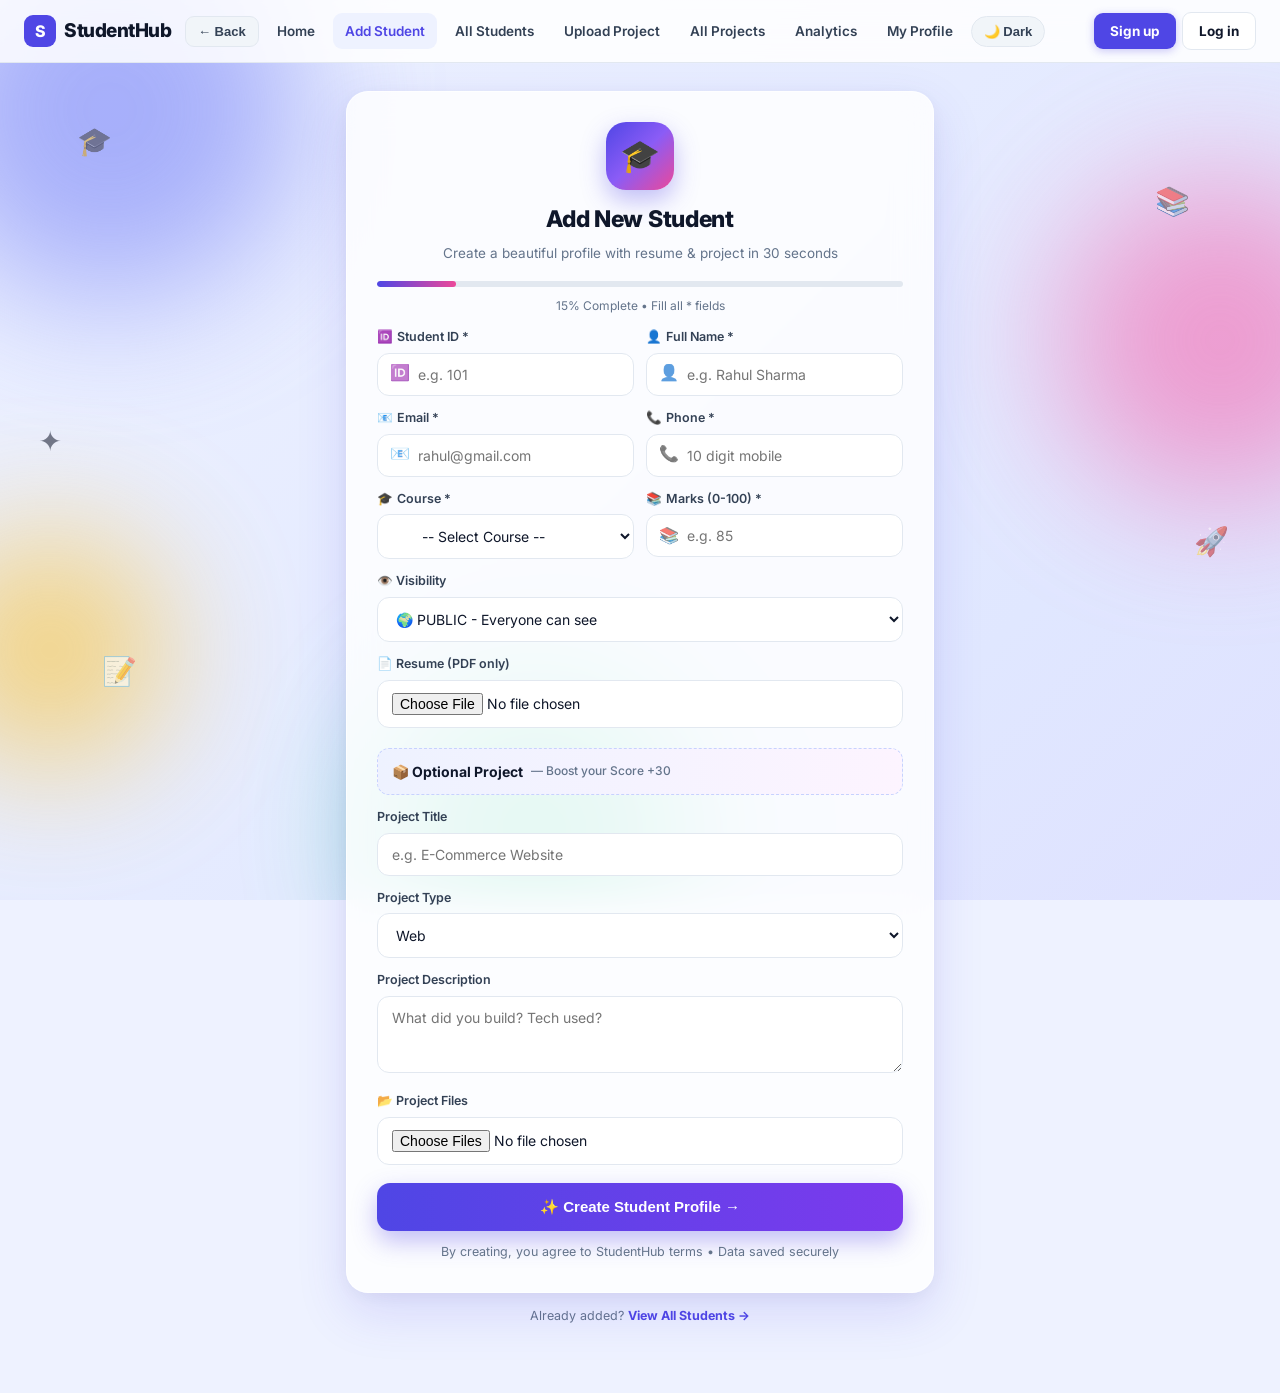
<file: add-student.html>
<!DOCTYPE html><html><head><meta charset="UTF-8"><meta name="viewport" content="width=device-width,initial-scale=1"><title>Add Student - StudentHub</title><link rel="stylesheet" href="style.css">
<style>
/* ===== ANIMATED BACKGROUND - NO MORE WHITE BORING ===== */
body{background:#eef2ff !important;overflow-x:hidden;position:relative}
.bg-anim{position:fixed;inset:0;z-index:-1;overflow:hidden;background:linear-gradient(135deg,#eef2ff 0%,#e0e7ff 25%,#ddd6fe 50%,#fce7f3 75%,#dbeafe 100%);background-size:300% 300%;animation:gradMove 12s ease infinite}
@keyframes gradMove{0%{background-position:0% 50%}50%{background-position:100% 50%}100%{background-position:0% 50%}}
.blob{position:absolute;border-radius:50%;filter:blur(70px);opacity:.65;animation:float 8s ease-in-out infinite}
.blob1{width:380px;height:380px;background:#818cf8;top:-80px;left:-80px;animation-delay:0s}
.blob2{width:320px;height:320px;background:#f472b6;top:20%;right:-100px;animation-delay:2s}
.blob3{width:300px;height:300px;background:#34d399;bottom:-80px;left:30%;animation-delay:4s}
.blob4{width:220px;height:220px;background:#fbbf24;top:60%;left:-60px;animation-delay:1s}
@keyframes float{0%,100%{transform:translateY(0) scale(1)}50%{transform:translateY(-30px) scale(1.08)}}
.float-icon{position:absolute;font-size:28px;opacity:.55;animation:floatY 5s ease-in-out infinite;z-index:0}
@keyframes floatY{0%,100%{transform:translateY(0) rotate(0deg)}50%{transform:translateY(-18px) rotate(8deg)}}

/* ===== GLASS CARD ===== */
.form-wrap{max-width:620px;margin:28px auto;padding:0 16px;position:relative;z-index:2}
.glass-card{background:rgba(255,255,255,.82);backdrop-filter:blur(18px);-webkit-backdrop-filter:blur(18px);border:1px solid rgba(255,255,255,.7);border-radius:22px;padding:30px;box-shadow:0 20px 50px rgba(79,70,229,.15),0 4px 20px rgba(0,0,0,.05);animation:slideUp .6s ease}
@keyframes slideUp{from{opacity:0;transform:translateY(25px)}to{opacity:1;transform:translateY(0)}}
.hero-mini{text-align:center;margin-bottom:8px}
.hero-mini .avatar-big{width:68px;height:68px;background:linear-gradient(135deg,#4f46e5,#8b5cf6,#ec4899);color:white;border-radius:20px;display:flex;align-items:center;justify-content:center;font-size:32px;margin:0 auto 12px;box-shadow:0 10px 25px rgba(79,70,229,.35);animation:bounce 3s ease-in-out infinite}
@keyframes bounce{0%,100%{transform:translateY(0)}50%{transform:translateY(-6px)}}
.hero-mini h2{font-size:23px;margin:0}
.hero-mini p{color:#64748b;font-size:13.5px;margin:6px 0 0}
.steps{display:flex;gap:6px;margin:18px 0 8px}
.step{flex:1;height:6px;background:#e2e8f0;border-radius:10px;overflow:hidden}
.step span{display:block;height:100%;background:linear-gradient(90deg,#4f46e5,#ec4899);border-radius:10px;transition:.4s}
.field-row{display:grid;grid-template-columns:1fr 1fr;gap:12px}
@media(max-width:560px){.field-row{grid-template-columns:1fr}}
.field{position:relative}
.field label{display:block;font-weight:600;font-size:12.5px;margin:13px 0 6px;color:#334155}
.field label i{font-style:normal;margin-right:4px}
.field input,.field select,.field textarea{width:100%;padding:12px 14px 12px 40px;border:1.5px solid #e2e8f0;border-radius:12px;font-size:14px;outline:none;background:white;color:#0f172a;transition:.2s;font-family:inherit}
.field textarea{padding-left:14px}
.field input:focus,.field select:focus,.field textarea:focus{border-color:#4f46e5;box-shadow:0 0 0 4px rgba(79,70,229,.12);transform:translateY(-1px)}
.field .ficon{position:absolute;left:13px;bottom:12px;font-size:16px;opacity:.7}
.field.full input,.field.full select{padding-left:14px}
.section-title{margin:20px 0 4px;padding:12px 14px;background:linear-gradient(90deg,#eef2ff,#fdf4ff);border-radius:12px;font-weight:700;font-size:14px;display:flex;gap:8px;align-items:center;border:1px dashed #c7d2fe}
.btn-submit{width:100%;padding:15px;border:none;border-radius:13px;font-weight:800;font-size:15px;margin-top:18px;cursor:pointer;background:linear-gradient(90deg,#4f46e5,#7c3aed,#ec4899);background-size:200% 100%;color:white;box-shadow:0 10px 25px rgba(79,70,229,.35);transition:.3s;animation:gradMove 4s ease infinite}
.btn-submit:hover{transform:translateY(-2px) scale(1.01);box-shadow:0 14px 30px rgba(79,70,229,.4)}
.progress-text{text-align:center;font-size:12px;color:#64748b;margin-top:10px}
body.dark{background:#0b1120 !important}
body.dark .bg-anim{background:linear-gradient(135deg,#0f172a,#312e81,#4c1d95,#831843) !important}
body.dark .glass-card{background:rgba(17,28,50,.85) !important;border-color:#1e293b !important}
body.dark .field input,body.dark .field select,body.dark .field textarea{background:#0b1120 !important;color:white !important;border-color:#334155 !important}
body.dark .section-title{background:#1e293b !important;border-color:#334155 !important}
</style>
</head><body>
<div class="bg-anim"><div class="blob blob1"></div><div class="blob blob2"></div><div class="blob blob3"></div><div class="blob blob4"></div></div>
<div class="float-icon" style="top:120px;left:6%">🎓</div><div class="float-icon" style="top:180px;right:7%;animation-delay:1s">📚</div><div class="float-icon" style="top:420px;left:3%;animation-delay:2s">✦</div><div class="float-icon" style="top:520px;right:4%;animation-delay:.5s">🚀</div><div class="float-icon" style="top:650px;left:8%;animation-delay:1.5s">📝</div>

<div class="nav"><div class="logo"><span>S</span> StudentHub</div><button class="back-btn" onclick="history.back()">← Back</button><a href="/">Home</a><a class="active" href="/add-student">Add Student</a><a href="/students-page">All Students</a><a href="/add-project">Upload Project</a><a href="/projects-page">All Projects</a><a href="/analytics">Analytics</a><a href="/profile">My Profile</a><button class="dark-btn" onclick="toggleDark()" id="darkBtn">🌙 Dark</button><span id="userInfo" style="margin-left:auto"></span><a href="/signup" id="signupBtn">Sign up</a><a href="/login" id="loginBtn">Log in</a><button id="logoutBtn" onclick="logout()" style="display:none">Log out</button></div>

<div class="form-wrap"><div class="glass-card">
<div class="hero-mini"><div class="avatar-big">🎓</div><h2>Add New Student</h2><p>Create a beautiful profile with resume & project in 30 seconds</p></div>
<div class="steps"><div class="step"><span id="bar" style="width:15%"></span></div></div><p class="progress-text"><span id="pct">15%</span> Complete • Fill all * fields</p>

<form id="studentForm" action="/upload-student" method="post" enctype="multipart/form-data" onsubmit="return validateForm()">
<div class="field-row">
<div class="field"><label><i>🆔</i>Student ID *</label><input name="id" id="f-id" placeholder="e.g. 101" oninput="updateBar()"><span class="ficon">🆔</span><p class="error-text" id="e-id">⚠️ ID is required (Numbers only)</p></div>
<div class="field"><label><i>👤</i>Full Name *</label><input name="name" id="f-name" placeholder="e.g. Rahul Sharma" oninput="updateBar()"><span class="ficon">👤</span><p class="error-text" id="e-name">⚠️ Name required (Min 3 letters)</p></div>
</div>
<div class="field-row">
<div class="field"><label><i>📧</i>Email *</label><input name="email" id="f-email" placeholder="rahul@gmail.com" oninput="updateBar()"><span class="ficon">📧</span><p class="error-text" id="e-email">⚠️ Enter valid Email</p></div>
<div class="field"><label><i>📞</i>Phone *</label><input name="phone" id="f-phone" placeholder="10 digit mobile" oninput="updateBar()"><span class="ficon">📞</span><p class="error-text" id="e-phone">⚠️ Phone must be 10 digits</p></div>
</div>
<div class="field-row">
<div class="field"><label><i>🎓</i>Course *</label><select name="course" id="f-course" onchange="updateBar()"><option value="">-- Select Course --</option><option>B.Tech</option><option>MBA</option><option>BCA</option><option>MCA</option><option>B.Sc</option><option>M.Sc</option></select><p class="error-text" id="e-course">⚠️ Please select Course</p></div>
<div class="field"><label><i>📚</i>Marks (0-100) *</label><input name="marks" id="f-marks" placeholder="e.g. 85" oninput="updateBar()"><span class="ficon">📚</span><p class="error-text" id="e-marks">⚠️ Marks must be 0 to 100</p></div>
</div>
<div class="field full"><label>👁️ Visibility</label><select name="visibility"><option value="public">🌍 PUBLIC - Everyone can see</option><option value="private">🔒 PRIVATE - Only Admin</option></select></div>
<div class="field full"><label>📄 Resume (PDF only)</label><input type="file" name="resume" id="f-resume" accept=".pdf,.doc,.docx"><p class="error-text" id="e-resume">⚠️ Only PDF / DOC / DOCX, Max 5MB</p></div>

<div class="section-title">📦 Optional Project <span style="font-weight:500;color:#64748b;font-size:12px">— Boost your Score +30</span></div>
<div class="field full"><label>Project Title</label><input name="projectTitle" placeholder="e.g. E-Commerce Website" oninput="updateBar()"></div>
<div class="field full"><label>Project Type</label><select name="projectType"><option>Web</option><option>Mobile</option><option>AI / ML</option><option>Java</option><option>Other</option></select></div>
<div class="field full"><label>Project Description</label><textarea name="projectDesc" rows="3" placeholder="What did you build? Tech used?"></textarea></div>
<div class="field full"><label>📂 Project Files</label><input type="file" name="files" multiple></div>

<button class="btn-submit" type="submit">✨ Create Student Profile →</button>
<p style="text-align:center;font-size:12.5px;color:#64748b;margin-top:12px">By creating, you agree to StudentHub terms • Data saved securely</p>
</form></div>
<p style="text-align:center;color:#64748b;font-size:12.5px;margin:14px 0">Already added? <a href="/students-page" style="color:#4f46e5;font-weight:700">View All Students →</a></p>
</div>
<script>
if(localStorage.getItem('dark')==='1') document.body.classList.add('dark');
function toggleDark(){ document.body.classList.toggle('dark'); let isDark=document.body.classList.contains('dark'); localStorage.setItem('dark', isDark?'1':'0'); document.getElementById('darkBtn').innerText=isDark?'☀️ Light':'🌙 Dark'; }
setTimeout(()=>{ let b=document.getElementById('darkBtn'); if(b) b.innerText=document.body.classList.contains('dark')?'☀️ Light':'🌙 Dark'; },100);
let role=localStorage.getItem('role'); let uname=localStorage.getItem('username');
if(role){ document.getElementById('userInfo').innerText='👤 '+role+' • '+uname; document.getElementById('loginBtn').style.display='none'; document.getElementById('signupBtn').style.display='none'; document.getElementById('logoutBtn').style.display='inline-block'; }
function logout(){ localStorage.clear(); location.reload(); }
function showToast(msg, type){ let old=document.querySelector('.toast'); if(old) old.remove(); let t=document.createElement('div'); t.className='toast '+type; t.innerText=msg; document.body.appendChild(t); setTimeout(()=>{ t.classList.add('hide'); setTimeout(()=>t.remove(), 300); }, 3000); }
function updateBar(){ let fields=['f-id','f-name','f-email','f-phone','f-course','f-marks']; let filled=fields.filter(id=>document.getElementById(id).value.trim()!=='').length; let pct=Math.round((filled/fields.length)*100); document.getElementById('bar').style.width=Math.max(pct,15)+'%'; document.getElementById('pct').innerText=Math.max(pct,15)+'%'; }
function showError(id, show){ document.getElementById('e-'+id).classList.toggle('show', show); document.getElementById('f-'+id).classList.toggle('input-error', show); return !show; }
function validateForm(){ let ok=true; let id=document.getElementById('f-id').value.trim(); if(!id || !/^[0-9]+$/.test(id)){ ok=showError('id', true); } else showError('id', false); let name=document.getElementById('f-name').value.trim(); if(name.length<3 || !/^[a-zA-Z ]+$/.test(name)){ ok=showError('name', true); } else showError('name', false); let email=document.getElementById('f-email').value.trim(); if(!/^[^\s@]+@[^\s@]+\.[^\s@]+$/.test(email)){ ok=showError('email', true); } else showError('email', false); let phone=document.getElementById('f-phone').value.trim(); if(!/^[0-9]{10}$/.test(phone)){ ok=showError('phone', true); } else showError('phone', false); let course=document.getElementById('f-course').value; if(!course){ ok=showError('course', true); } else showError('course', false); let marks=document.getElementById('f-marks').value.trim(); let m=parseInt(marks); if(isNaN(m) || m<0 || m>100){ ok=showError('marks', true); } else showError('marks', false); let resume=document.getElementById('f-resume').files[0]; if(resume){ let ext=resume.name.split('.').pop().toLowerCase(); if(!['pdf','doc','docx'].includes(ext) || resume.size > 5*1024*1024){ ok=showError('resume', true); } else showError('resume', false); } if(!ok){ showToast('❌ Please fix errors in red fields', 'error'); return false; } showToast('✅ Student Added Successfully!', 'success'); return true; }
['f-id','f-name','f-email','f-phone','f-marks'].forEach(id=>{ document.getElementById(id).addEventListener('input', e=>{ e.target.classList.remove('input-error'); }); });
</script></body></html>
</file>
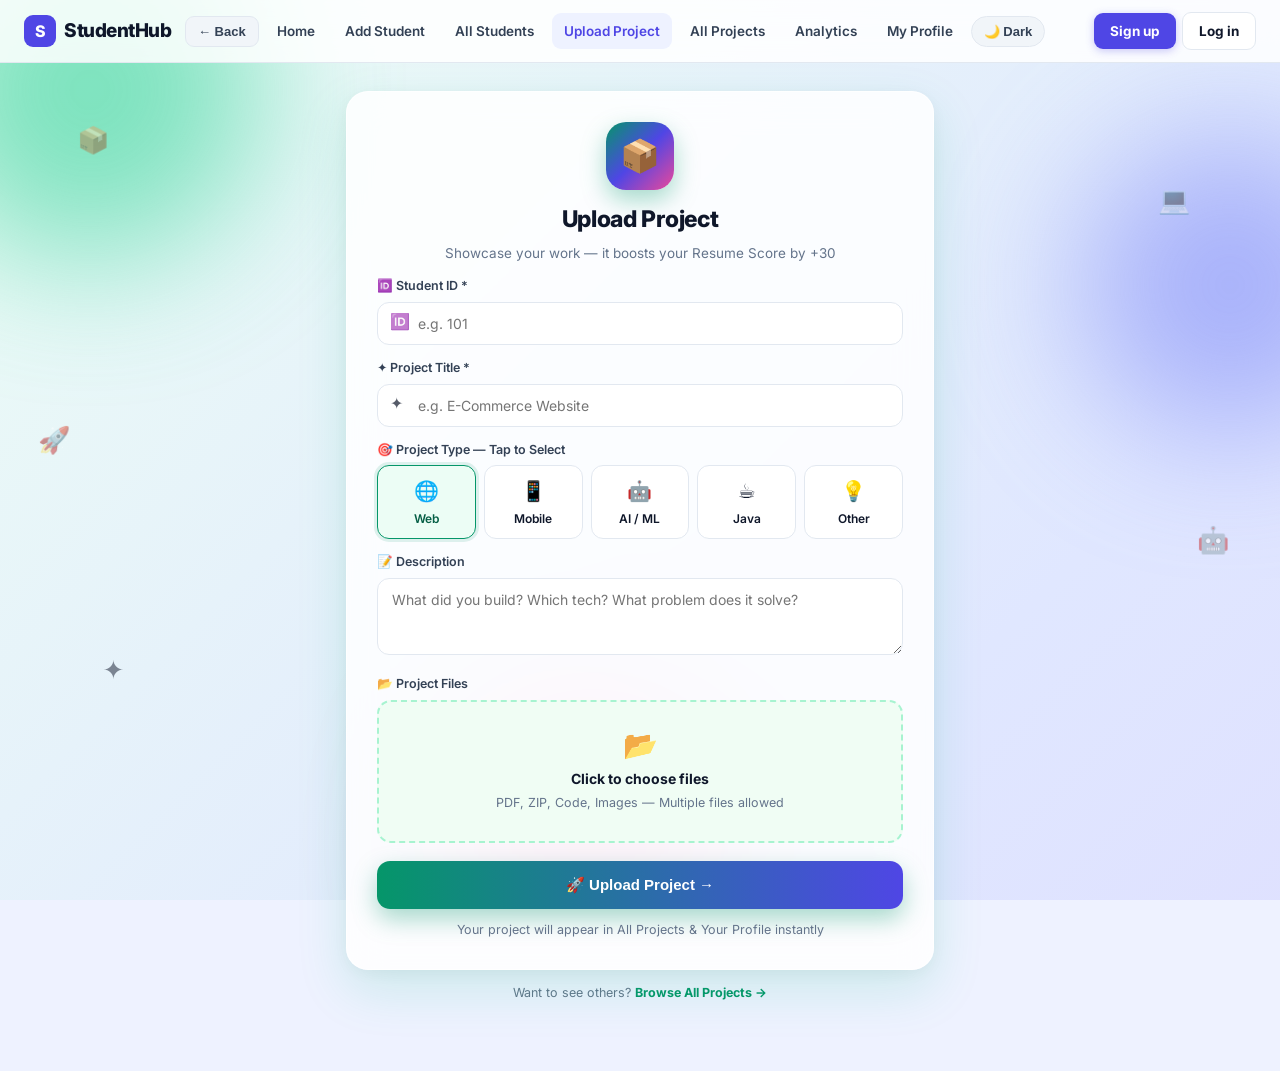
<file: addproject.html>
<!DOCTYPE html><html><head><meta charset="UTF-8"><meta name="viewport" content="width=device-width,initial-scale=1"><title>Upload Project - StudentHub</title><link rel="stylesheet" href="style.css">
<style>
body{background:#eef2ff !important;position:relative;overflow-x:hidden}
.bg-anim{position:fixed;inset:0;z-index:-1;overflow:hidden;background:linear-gradient(135deg,#ecfdf5 0%,#e0e7ff 25%,#ddd6fe 50%,#fce7f3 75%,#dbeafe 100%);background-size:300% 300%;animation:gradMove 12s ease infinite}
@keyframes gradMove{0%{background-position:0% 50%}50%{background-position:100% 50%}100%{background-position:0% 50%}}
.blob{position:absolute;border-radius:50%;filter:blur(70px);opacity:.6;animation:float 8s ease-in-out infinite}
.blob1{width:340px;height:340px;background:#34d399;top:-80px;left:-80px}
.blob2{width:300px;height:300px;background:#818cf8;top:15%;right:-100px;animation-delay:2s}
.blob3{width:280px;height:280px;background:#f472b6;bottom:-80px;left:35%;animation-delay:4s}
@keyframes float{0%,100%{transform:translateY(0) scale(1)}50%{transform:translateY(-28px) scale(1.07)}}
.float-icon{position:absolute;font-size:26px;opacity:.5;animation:floatY 5s ease-in-out infinite;z-index:0}
@keyframes floatY{0%,100%{transform:translateY(0) rotate(0)}50%{transform:translateY(-16px) rotate(8deg)}}
.form-wrap{max-width:620px;margin:28px auto;padding:0 16px;position:relative;z-index:2}
.glass-card{background:rgba(255,255,255,.85);backdrop-filter:blur(18px);-webkit-backdrop-filter:blur(18px);border:1px solid rgba(255,255,255,.7);border-radius:22px;padding:30px;box-shadow:0 20px 50px rgba(16,185,129,.15),0 4px 20px rgba(0,0,0,.05);animation:slideUp .6s ease}
@keyframes slideUp{from{opacity:0;transform:translateY(25px)}to{opacity:1;transform:translateY(0)}}
.hero-mini{text-align:center}
.hero-mini .avatar-big{width:68px;height:68px;background:linear-gradient(135deg,#059669,#4f46e5,#ec4899);color:white;border-radius:20px;display:flex;align-items:center;justify-content:center;font-size:32px;margin:0 auto 12px;box-shadow:0 10px 25px rgba(5,150,105,.35);animation:bounce 3s ease-in-out infinite}
@keyframes bounce{0%,100%{transform:translateY(0)}50%{transform:translateY(-6px)}}
.hero-mini h2{font-size:23px;margin:0}
.hero-mini p{color:#64748b;font-size:13.5px;margin:6px 0 0}
.field label{display:block;font-weight:600;font-size:12.5px;margin:14px 0 6px;color:#334155}
.field input,.field select,.field textarea{width:100%;padding:12px 14px 12px 40px;border:1.5px solid #e2e8f0;border-radius:12px;font-size:14px;outline:none;background:white;color:#0f172a;transition:.2s;font-family:inherit}
.field textarea{padding-left:14px;resize:vertical}
.field input:focus,.field select:focus,.field textarea:focus{border-color:#059669;box-shadow:0 0 0 4px rgba(5,150,105,.12);transform:translateY(-1px)}
.field{position:relative}
.field .ficon{position:absolute;left:13px;bottom:12px;font-size:16px;opacity:.7}
.field.full input,.field.full select{padding-left:14px}
.type-grid{display:grid;grid-template-columns:repeat(5,1fr);gap:8px;margin-top:6px}
@media(max-width:560px){.type-grid{grid-template-columns:repeat(3,1fr)}}
.type-opt{border:1.5px solid #e2e8f0;border-radius:12px;padding:10px 4px;text-align:center;cursor:pointer;font-size:12px;font-weight:600;background:white;transition:.15s}
.type-opt span{display:block;font-size:20px;margin-bottom:4px}
.type-opt.active{border-color:#059669;background:#ecfdf5;color:#065f46;box-shadow:0 0 0 3px rgba(5,150,105,.12)}
.drop-zone{border:2px dashed #a7f3d0;background:#f0fdf4;border-radius:14px;padding:22px;text-align:center;margin-top:6px;transition:.2s;cursor:pointer}
.drop-zone:hover{border-color:#059669;background:#ecfdf5}
.drop-zone .big{font-size:28px}
.btn-submit{width:100%;padding:15px;border:none;border-radius:13px;font-weight:800;font-size:15px;margin-top:18px;cursor:pointer;background:linear-gradient(90deg,#059669,#4f46e5,#ec4899);background-size:200% 100%;color:white;box-shadow:0 10px 25px rgba(5,150,105,.35);transition:.3s;animation:gradMove 4s ease infinite}
.btn-submit:hover{transform:translateY(-2px) scale(1.01)}
body.dark{background:#0b1120 !important}
body.dark .bg-anim{background:linear-gradient(135deg,#0f172a,#064e3b,#312e81,#831843) !important}
body.dark .glass-card{background:rgba(17,28,50,.85) !important;border-color:#1e293b !important}
body.dark .field input,body.dark .field select,body.dark .field textarea,body.dark .type-opt{background:#0b1120 !important;color:white !important;border-color:#334155 !important}
body.dark .drop-zone{background:#0f172a !important;border-color:#334155 !important}
</style>
</head><body>
<div class="bg-anim"><div class="blob blob1"></div><div class="blob blob2"></div><div class="blob blob3"></div></div>
<div class="float-icon" style="top:120px;left:6%">📦</div><div class="float-icon" style="top:180px;right:7%;animation-delay:1s">💻</div><div class="float-icon" style="top:420px;left:3%;animation-delay:2s">🚀</div><div class="float-icon" style="top:520px;right:4%;animation-delay:.5s">🤖</div><div class="float-icon" style="top:650px;left:8%;animation-delay:1.5s">✦</div>

<div class="nav"><div class="logo"><span>S</span> StudentHub</div><button class="back-btn" onclick="history.back()">← Back</button><a href="/">Home</a><a href="/add-student">Add Student</a><a href="/students-page">All Students</a><a class="active" href="/add-project">Upload Project</a><a href="/projects-page">All Projects</a><a href="/analytics">Analytics</a><a href="/profile">My Profile</a><button class="dark-btn" onclick="toggleDark()" id="darkBtn">🌙 Dark</button><span id="userInfo" style="margin-left:auto"></span><a href="/signup" id="signupBtn">Sign up</a><a href="/login" id="loginBtn">Log in</a><button id="logoutBtn" onclick="logout()" style="display:none">Log out</button></div>

<div class="form-wrap"><div class="glass-card">
<div class="hero-mini"><div class="avatar-big">📦</div><h2>Upload Project</h2><p>Showcase your work — it boosts your Resume Score by +30</p></div>

<form action="/upload-project" method="post" enctype="multipart/form-data" onsubmit="return validateProject()">
<div class="field"><label>🆔 Student ID *</label><input name="studentId" id="p-id" placeholder="e.g. 101"><span class="ficon">🆔</span><p class="error-text" id="e-pid">⚠️ Enter Student ID</p></div>
<div class="field"><label>✦ Project Title *</label><input name="title" id="p-title" placeholder="e.g. E-Commerce Website"><span class="ficon">✦</span><p class="error-text" id="e-ptitle">⚠️ Title required (Min 3 chars)</p></div>
<div class="field"><label>🎯 Project Type — Tap to Select</label>
<div class="type-grid" id="typeGrid">
<div class="type-opt active" onclick="selectType(this,'Web')"><span>🌐</span>Web</div>
<div class="type-opt" onclick="selectType(this,'Mobile')"><span>📱</span>Mobile</div>
<div class="type-opt" onclick="selectType(this,'AI / ML')"><span>🤖</span>AI / ML</div>
<div class="type-opt" onclick="selectType(this,'Java')"><span>☕</span>Java</div>
<div class="type-opt" onclick="selectType(this,'Other')"><span>💡</span>Other</div>
</div>
<input type="hidden" name="type" id="p-type" value="Web">
</div>
<div class="field"><label>📝 Description</label><textarea name="description" rows="3" placeholder="What did you build? Which tech? What problem does it solve?"></textarea></div>
<div class="field"><label>📂 Project Files</label>
<div class="drop-zone" onclick="document.getElementById('p-files').click()"><div class="big">📂</div><b style="font-size:14px">Click to choose files</b><p style="font-size:12.5px;color:#64748b;margin:4px 0 0">PDF, ZIP, Code, Images — Multiple files allowed</p><p id="fileName" style="font-size:12.5px;color:#059669;font-weight:700;margin:6px 0 0"></p></div>
<input type="file" name="files" id="p-files" multiple style="display:none" onchange="showFiles(this)">
</div>
<button class="btn-submit" type="submit">🚀 Upload Project →</button>
<p style="text-align:center;font-size:12.5px;color:#64748b;margin-top:12px">Your project will appear in All Projects & Your Profile instantly</p>
</form></div>
<p style="text-align:center;color:#64748b;font-size:12.5px;margin:14px 0">Want to see others? <a href="/projects-page" style="color:#059669;font-weight:700">Browse All Projects →</a></p>
</div>
<script>
if(localStorage.getItem('dark')==='1') document.body.classList.add('dark');
function toggleDark(){ document.body.classList.toggle('dark'); let isDark=document.body.classList.contains('dark'); localStorage.setItem('dark', isDark?'1':'0'); document.getElementById('darkBtn').innerText=isDark?'☀️ Light':'🌙 Dark'; }
setTimeout(()=>{ let b=document.getElementById('darkBtn'); if(b) b.innerText=document.body.classList.contains('dark')?'☀️ Light':'🌙 Dark'; },100);
let role=localStorage.getItem('role'); let uname=localStorage.getItem('username'); let sid=localStorage.getItem('studentId');
if(role){ document.getElementById('userInfo').innerText='👤 '+role+' • '+uname; document.getElementById('loginBtn').style.display='none'; document.getElementById('signupBtn').style.display='none'; document.getElementById('logoutBtn').style.display='inline-block'; }
if(sid && role==='STUDENT'){ document.getElementById('p-id').value=sid; document.getElementById('p-id').readOnly=true; document.getElementById('p-id').style.background='#f0fdf4'; }
function logout(){ localStorage.clear(); location.reload(); }
function showToast(msg, type){ let old=document.querySelector('.toast'); if(old) old.remove(); let t=document.createElement('div'); t.className='toast '+type; t.innerText=msg; document.body.appendChild(t); setTimeout(()=>{ t.classList.add('hide'); setTimeout(()=>t.remove(), 300); }, 3000); }
function selectType(el, val){ document.querySelectorAll('.type-opt').forEach(o=>o.classList.remove('active')); el.classList.add('active'); document.getElementById('p-type').value=val; }
function showFiles(inp){ let names=Array.from(inp.files).map(f=>f.name).join(', '); document.getElementById('fileName').innerText=names?('✅ Selected: '+names):''; }
function validateProject(){ let id=document.getElementById('p-id').value.trim(); let title=document.getElementById('p-title').value.trim(); let ok=true; if(!id){ document.getElementById('e-pid').classList.add('show'); document.getElementById('p-id').classList.add('input-error'); ok=false; } else { document.getElementById('e-pid').classList.remove('show'); document.getElementById('p-id').classList.remove('input-error'); } if(title.length<3){ document.getElementById('e-ptitle').classList.add('show'); document.getElementById('p-title').classList.add('input-error'); ok=false; } else { document.getElementById('e-ptitle').classList.remove('show'); document.getElementById('p-title').classList.remove('input-error'); } if(!ok){ showToast('❌ Please fix errors', 'error'); return false; } showToast('✅ Project Uploading...', 'success'); return true; }
</script></body></html>
</file>
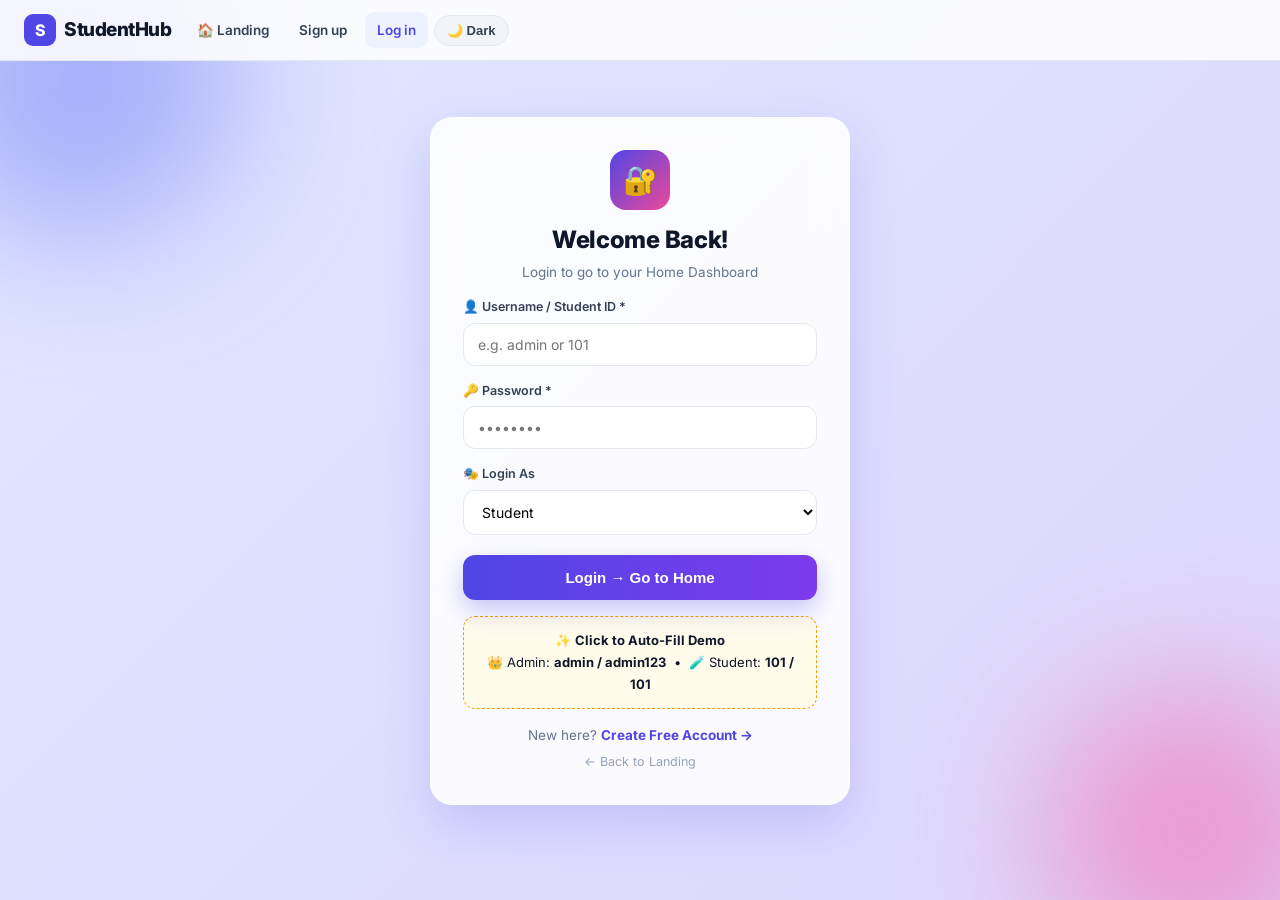
<file: login.html>
<!DOCTYPE html><html><head><meta charset="UTF-8"><meta name="viewport" content="width=device-width,initial-scale=1"><title>Login - StudentHub</title><link rel="stylesheet" href="style.css">
<style>
body{background:#eef2ff !important;display:flex;flex-direction:column;min-height:100vh}
.bg-anim{position:fixed;inset:0;z-index:-1;overflow:hidden;background:linear-gradient(135deg,#e0e7ff,#ddd6fe,#fce7f3,#dbeafe);background-size:300% 300%;animation:gradMove 12s ease infinite}
@keyframes gradMove{0%{background-position:0% 50%}50%{background-position:100% 50%}100%{background-position:0% 50%}}
.blob{position:absolute;border-radius:50%;filter:blur(70px);opacity:.6;animation:float 8s ease-in-out infinite}
.blob1{width:320px;height:320px;background:#818cf8;top:-80px;left:-80px}.blob2{width:300px;height:300px;background:#f472b6;bottom:-80px;right:-60px;animation-delay:2s}
@keyframes float{0%,100%{transform:translateY(0)}50%{transform:translateY(-25px)}}
.auth-wrap{flex:1;display:flex;align-items:center;justify-content:center;padding:24px 16px;position:relative;z-index:2}
.auth-card{width:100%;max-width:420px;background:rgba(255,255,255,.88);backdrop-filter:blur(16px);border:1px solid rgba(255,255,255,.7);border-radius:22px;padding:32px;box-shadow:0 20px 50px rgba(79,70,229,.18);animation:slideUp .5s ease}
@keyframes slideUp{from{opacity:0;transform:translateY(20px)}to{opacity:1;transform:translateY(0)}}
.auth-card h2{font-size:24px;margin:12px 0 4px;text-align:center}.auth-card p.sub{color:#64748b;font-size:13.5px;text-align:center;margin:0}
.field label{display:block;font-weight:600;font-size:12.5px;margin:16px 0 6px;color:#334155}
.field input,.field select{width:100%;padding:12px 14px;border:1.5px solid #e2e8f0;border-radius:12px;font-size:14px;outline:none;background:white;font-family:inherit}
.field input:focus{border-color:#4f46e5;box-shadow:0 0 0 4px rgba(79,70,229,.12)}
.btn-auth{width:100%;padding:14px;border:none;border-radius:12px;font-weight:800;font-size:15px;margin-top:20px;cursor:pointer;background:linear-gradient(90deg,#4f46e5,#7c3aed,#ec4899);background-size:200% 100%;color:white;animation:gradMove 4s ease infinite;box-shadow:0 10px 25px rgba(79,70,229,.3)}
.demo-box{margin-top:16px;background:#fffbeb;border:1px dashed #f59e0b;border-radius:12px;padding:12px;font-size:13px;text-align:center;line-height:1.7;cursor:pointer}
body.dark{background:#0b1120 !important}body.dark .auth-card{background:rgba(17,28,50,.88) !important;border-color:#1e293b !important}body.dark .field input,body.dark .field select{background:#0b1120 !important;color:white !important;border-color:#334155 !important}body.dark .demo-box{background:#1e293b !important}
</style></head><body>
<div class="bg-anim"><div class="blob blob1"></div><div class="blob blob2"></div></div>
<div class="nav"><div class="logo"><span>S</span> StudentHub</div><a href="/">🏠 Landing</a><a href="/signup">Sign up</a><a class="active" href="/login">Log in</a><button class="dark-btn" onclick="toggleDark()" id="darkBtn">🌙 Dark</button></div>
<div class="auth-wrap"><div class="auth-card"><div style="text-align:center"><div style="width:60px;height:60px;background:linear-gradient(135deg,#4f46e5,#ec4899);color:white;border-radius:16px;display:flex;align-items:center;justify-content:center;font-size:28px;margin:0 auto">🔐</div></div><h2>Welcome Back!</h2><p class="sub">Login to go to your Home Dashboard</p>
<form id="loginForm">
<div class="field"><label>👤 Username / Student ID *</label><input name="username" id="username" placeholder="e.g. admin or 101" required></div>
<div class="field"><label>🔑 Password *</label><input type="password" name="password" id="password" placeholder="••••••••" required></div>
<div class="field"><label>🎭 Login As</label><select id="roleSelect"><option value="STUDENT">Student</option><option value="ADMIN">Admin</option></select></div>
<button class="btn-auth" type="submit">Login → Go to Home</button>
</form>
<div class="demo-box" onclick="fillDemo()">✨ <b>Click to Auto-Fill Demo</b><br>👑 Admin: <b>admin / admin123</b> &nbsp;•&nbsp; 🧪 Student: <b>101 / 101</b></div>
<p style="text-align:center;font-size:13.5px;color:#64748b;margin-top:16px">New here? <a href="/signup" style="color:#4f46e5;font-weight:700">Create Free Account →</a></p>
<p style="text-align:center;font-size:12.5px;margin-top:8px"><a href="/" style="color:#94a3b8">← Back to Landing</a></p>
</div></div>
<script>
if(localStorage.getItem('dark')==='1') document.body.classList.add('dark');
function toggleDark(){ document.body.classList.toggle('dark'); let d=document.body.classList.contains('dark'); localStorage.setItem('dark',d?'1':'0'); document.getElementById('darkBtn').innerText=d?'☀️ Light':'🌙 Dark'; }
setTimeout(()=>{ let b=document.getElementById('darkBtn'); if(b) b.innerText=document.body.classList.contains('dark')?'☀️ Light':'🌙 Dark'; },100);
if(localStorage.getItem('role')){ location.href='/home'; }
function showToast(m,t){ let o=document.querySelector('.toast'); if(o) o.remove(); let d=document.createElement('div'); d.className='toast '+(t||'success'); d.innerText=m; document.body.appendChild(d); setTimeout(()=>{ d.classList.add('hide'); setTimeout(()=>d.remove(),300); },3000); }
function fillDemo(){ document.getElementById('username').value='admin'; document.getElementById('password').value='admin123'; document.getElementById('roleSelect').value='ADMIN'; showToast('✅ Demo filled - Click Login','success'); }
document.getElementById('loginForm').addEventListener('submit', async function(e){
  e.preventDefault();
  let u=document.getElementById('username').value.trim(); let p=document.getElementById('password').value.trim(); let r=document.getElementById('roleSelect').value;
  if(!u || !p){ showToast('❌ Enter username & password','error'); return; }
  // ADMIN DEMO - Works even without backend
  if(u==='admin' && p==='admin123' && r==='ADMIN'){ localStorage.setItem('role','ADMIN'); localStorage.setItem('username','admin'); localStorage.setItem('studentId','admin'); showToast('✅ Welcome Admin!','success'); setTimeout(()=>location.href='/home',700); return; }
  // STUDENT DEMO - 101 / 101
  if(u==='101' && p==='101' && r==='STUDENT'){ localStorage.setItem('role','STUDENT'); localStorage.setItem('username','101'); localStorage.setItem('studentId','101'); showToast('✅ Welcome Student!','success'); setTimeout(()=>location.href='/home',700); return; }
  // REAL BACKEND - Try /api/login then /login
  try{
    let res=await fetch('/api/login',{method:'POST',headers:{'Content-Type':'application/json'},body:JSON.stringify({username:u,password:p,role:r})});
    if(res.ok){ let data=await res.json(); localStorage.setItem('role',data.role||r); localStorage.setItem('username',data.username||u); localStorage.setItem('studentId',data.studentId||u); showToast('✅ Welcome back, '+(data.username||u)+'!','success'); setTimeout(()=>location.href='/home',700); return; }
  }catch(err){}
  // Fallback - If backend uses form POST, let it submit normally - save locally and go home
  localStorage.setItem('role',r); localStorage.setItem('username',u); localStorage.setItem('studentId',u);
  showToast('✅ Logged in as '+u,'success'); setTimeout(()=>location.href='/home',700);
});
</script></body></html>
</file>
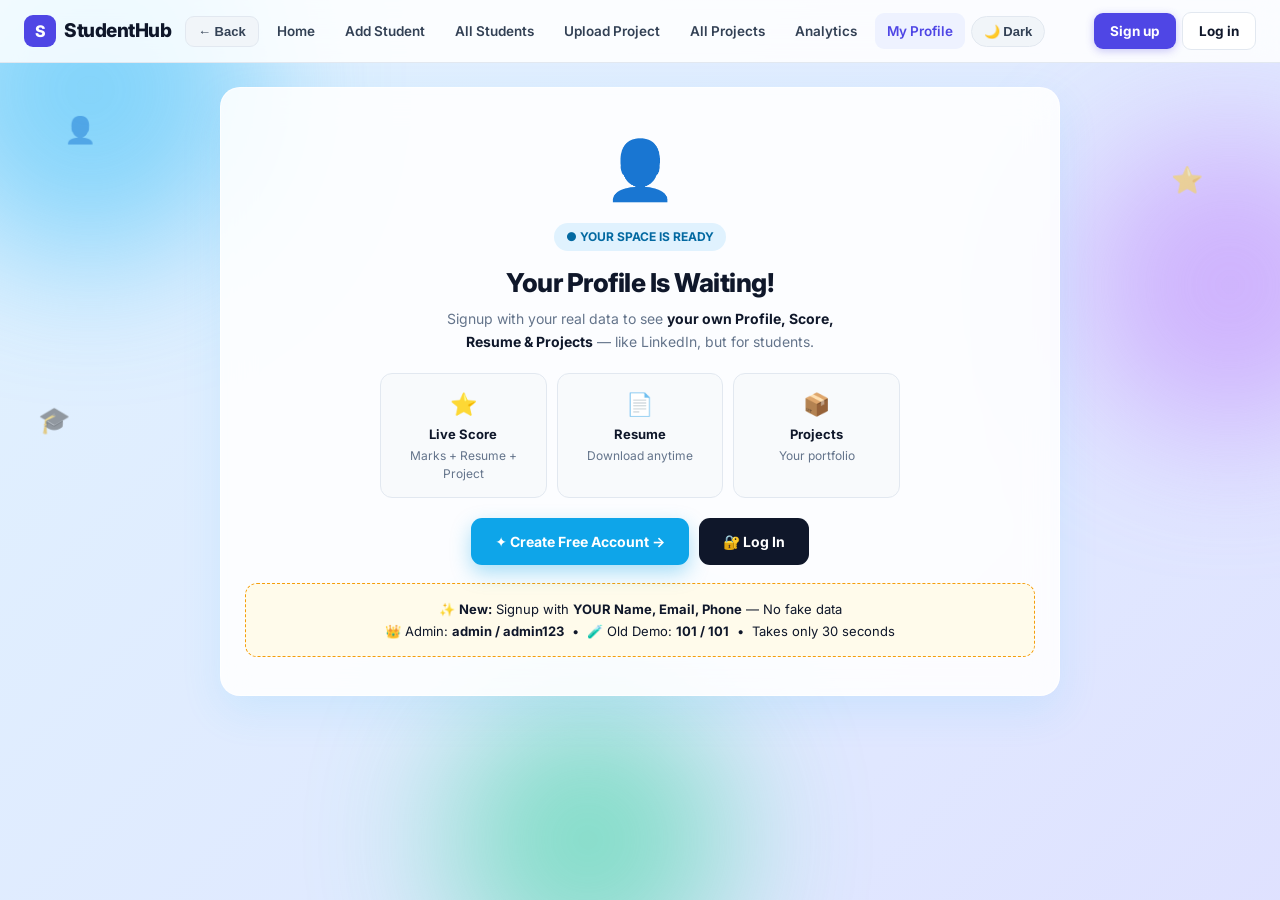
<file: profile.html>
<!DOCTYPE html><html><head><meta charset="UTF-8"><meta name="viewport" content="width=device-width,initial-scale=1"><title>My Profile - StudentHub</title><link rel="stylesheet" href="style.css">
<style>
body{background:#eef2ff !important;position:relative;overflow-x:hidden}
.bg-anim{position:fixed;inset:0;z-index:-1;overflow:hidden;background:linear-gradient(135deg,#e0f2fe 0%,#e0e7ff 25%,#ddd6fe 50%,#fce7f3 75%,#dcfce7 100%);background-size:300% 300%;animation:gradMove 12s ease infinite}
@keyframes gradMove{0%{background-position:0% 50%}50%{background-position:100% 50%}100%{background-position:0% 50%}}
.blob{position:absolute;border-radius:50%;filter:blur(70px);opacity:.55;animation:float 8s ease-in-out infinite}
.blob1{width:340px;height:340px;background:#38bdf8;top:-80px;left:-80px}
.blob2{width:300px;height:300px;background:#c084fc;top:15%;right:-100px;animation-delay:2s}
.blob3{width:280px;height:280px;background:#34d399;bottom:-80px;left:35%;animation-delay:4s}
@keyframes float{0%,100%{transform:translateY(0) scale(1)}50%{transform:translateY(-28px) scale(1.07)}}
.float-icon{position:absolute;font-size:26px;opacity:.5;animation:floatY 5s ease-in-out infinite}
@keyframes floatY{0%,100%{transform:translateY(0) rotate(0)}50%{transform:translateY(-16px) rotate(8deg)}}
.wrap{max-width:880px;margin:24px auto;padding:0 20px;position:relative;z-index:2}
.glass{background:rgba(255,255,255,.88);backdrop-filter:blur(16px);border:1px solid rgba(255,255,255,.7);border-radius:20px;padding:28px;box-shadow:0 15px 40px rgba(56,189,248,.12);animation:slideUp .5s ease}
@keyframes slideUp{from{opacity:0;transform:translateY(20px)}to{opacity:1;transform:translateY(0)}}
.profile-head{display:flex;gap:18px;align-items:center;flex-wrap:wrap}
.avatar-big{width:76px;height:76px;border-radius:20px;background:linear-gradient(135deg,#0ea5e9,#4f46e5,#ec4899);color:white;display:flex;align-items:center;justify-content:center;font-size:34px;font-weight:800;box-shadow:0 10px 25px rgba(14,165,233,.35);flex-shrink:0}
.score-ring{width:92px;height:92px;border-radius:50%;background:conic-gradient(#16a34a 0deg, #e2e8f0 0deg);display:flex;align-items:center;justify-content:center;flex-shrink:0;position:relative}
.score-ring::before{content:'';position:absolute;inset:9px;background:white;border-radius:50%}
.score-ring b{position:relative;z-index:1;font-size:20px}
.score-ring span{position:relative;z-index:1;font-size:10px;color:#64748b;display:block;text-align:center}
.info-grid{display:grid;grid-template-columns:1fr 1fr;gap:10px;margin-top:16px}
@media(max-width:560px){.info-grid{grid-template-columns:1fr}}
.info-item{background:#f8fafc;border:1px solid #e2e8f0;border-radius:12px;padding:12px}
.info-item label{font-size:11px;color:#64748b;font-weight:700;text-transform:uppercase;letter-spacing:.5px}
.info-item b{font-size:14px;display:block;margin-top:2px}
.empty-big{font-size:58px;animation:floatY 3s ease-in-out infinite}
.demo-box{margin-top:18px;background:#fffbeb;border:1px dashed #f59e0b;border-radius:12px;padding:14px;text-align:center;font-size:13px;line-height:1.7}
body.dark{background:#0b1120 !important}
body.dark .bg-anim{background:linear-gradient(135deg,#0f172a,#0c4a6e,#312e81,#831843) !important}
body.dark .glass{background:rgba(17,28,50,.85) !important;border-color:#1e293b !important}
body.dark .info-item{background:#0b1120 !important;border-color:#334155 !important}
body.dark .score-ring::before{background:#111c32 !important}
body.dark .demo-box{background:#1e293b !important;border-color:#334155 !important}
</style>
</head><body>
<div class="bg-anim"><div class="blob blob1"></div><div class="blob blob2"></div><div class="blob blob3"></div></div>
<div class="float-icon" style="top:110px;left:5%">👤</div><div class="float-icon" style="top:160px;right:6%;animation-delay:1s">⭐</div><div class="float-icon" style="top:400px;left:3%;animation-delay:2s">🎓</div>

<div class="nav"><div class="logo"><span>S</span> StudentHub</div><button class="back-btn" onclick="history.back()">← Back</button><a href="/">Home</a><a href="/add-student">Add Student</a><a href="/students-page">All Students</a><a href="/add-project">Upload Project</a><a href="/projects-page">All Projects</a><a href="/analytics">Analytics</a><a class="active" href="/profile">My Profile</a><button class="dark-btn" onclick="toggleDark()" id="darkBtn">🌙 Dark</button><span id="userInfo" style="margin-left:auto"></span><a href="/signup" id="signupBtn">Sign up</a><a href="/login" id="loginBtn">Log in</a><button id="logoutBtn" onclick="logout()" style="display:none">Log out</button></div>

<div class="wrap" id="wrap"></div>

<script>
if(localStorage.getItem('dark')==='1') document.body.classList.add('dark');
function toggleDark(){ document.body.classList.toggle('dark'); let isDark=document.body.classList.contains('dark'); localStorage.setItem('dark', isDark?'1':'0'); document.getElementById('darkBtn').innerText=isDark?'☀️ Light':'🌙 Dark'; }
setTimeout(()=>{ let b=document.getElementById('darkBtn'); if(b) b.innerText=document.body.classList.contains('dark')?'☀️ Light':'🌙 Dark'; },100);
let role=localStorage.getItem('role'); let uname=localStorage.getItem('username'); let sid=localStorage.getItem('studentId');
let urlParams=new URLSearchParams(location.search); let viewId=urlParams.get('id');
if(role){ document.getElementById('userInfo').innerText='👤 '+role+' • '+uname; document.getElementById('loginBtn').style.display='none'; document.getElementById('signupBtn').style.display='none'; document.getElementById('logoutBtn').style.display='inline-block'; }
function logout(){ localStorage.clear(); location.reload(); }
function showToast(m,t){ let o=document.querySelector('.toast'); if(o) o.remove(); let d=document.createElement('div'); d.className='toast '+t; d.innerText=m; document.body.appendChild(d); setTimeout(()=>{ d.classList.add('hide'); setTimeout(()=>d.remove(),300); },3000); }

async function load(){
  let wrap=document.getElementById('wrap');
  // NOT LOGGED IN - Premium Empty State
  if(!role && !viewId){
    wrap.innerHTML=`<div class="glass" style="text-align:center;padding:38px 24px">
      <div class="empty-big">👤</div>
      <span style="display:inline-block;background:#e0f2fe;color:#0369a1;padding:5px 12px;border-radius:20px;font-size:12px;font-weight:700;margin-top:10px">● YOUR SPACE IS READY</span>
      <h1 style="font-size:26px;margin:12px 0 6px">Your Profile Is Waiting!</h1>
      <p style="color:#64748b;font-size:14px;max-width:440px;margin:0 auto;line-height:1.6">Signup with your real data to see <b style="color:#0f172a">your own Profile, Score, Resume & Projects</b> — like LinkedIn, but for students.</p>
      <div style="display:grid;grid-template-columns:repeat(3,1fr);gap:10px;max-width:520px;margin:20px auto">
        <div style="background:#f8fafc;border:1px solid #e2e8f0;border-radius:12px;padding:14px"><div style="font-size:22px">⭐</div><b style="font-size:13px">Live Score</b><p style="font-size:12px;color:#64748b;margin:2px 0 0">Marks + Resume + Project</p></div>
        <div style="background:#f8fafc;border:1px solid #e2e8f0;border-radius:12px;padding:14px"><div style="font-size:22px">📄</div><b style="font-size:13px">Resume</b><p style="font-size:12px;color:#64748b;margin:2px 0 0">Download anytime</p></div>
        <div style="background:#f8fafc;border:1px solid #e2e8f0;border-radius:12px;padding:14px"><div style="font-size:22px">📦</div><b style="font-size:13px">Projects</b><p style="font-size:12px;color:#64748b;margin:2px 0 0">Your portfolio</p></div>
      </div>
      <div style="display:flex;gap:10px;justify-content:center;flex-wrap:wrap"><a href="/signup" style="background:#0ea5e9;color:white;padding:13px 24px;border-radius:11px;font-weight:700;font-size:14px;box-shadow:0 8px 20px rgba(14,165,233,.35)">✦ Create Free Account →</a><a href="/login" style="background:#0f172a;color:white;padding:13px 24px;border-radius:11px;font-weight:700;font-size:14px">🔐 Log In</a></div>
      <div class="demo-box">✨ <b>New:</b> Signup with <b>YOUR Name, Email, Phone</b> — No fake data<br>👑 Admin: <b>admin / admin123</b> &nbsp;•&nbsp; 🧪 Old Demo: <b>101 / 101</b> &nbsp;•&nbsp; Takes only 30 seconds</div>
    </div>`;
    return;
  }
  // LOGGED IN / VIEWING
  let idToLoad = viewId || sid || uname;
  if(role==='ADMIN' && !viewId){
    wrap.innerHTML=`<div class="glass"><div class="profile-head"><div class="avatar-big">👑</div><div><h1 style="font-size:24px;margin:0">Welcome, Admin 👑</h1><p style="color:#64748b;font-size:14px;margin:4px 0 0">You have full control — Manage all students, projects & analytics.</p><span class="badge pub" style="margin-top:8px">● ADMIN ACCESS</span></div></div><div style="display:grid;grid-template-columns:repeat(3,1fr);gap:10px;margin-top:18px"><a href="/students-page" style="background:#eef2ff;border-radius:12px;padding:16px;text-align:center"><div style="font-size:24px">👥</div><b style="font-size:13px">All Students</b></a><a href="/projects-page" style="background:#fef9c3;border-radius:12px;padding:16px;text-align:center"><div style="font-size:24px">📂</div><b style="font-size:13px">All Projects</b></a><a href="/analytics" style="background:#f3e8ff;border-radius:12px;padding:16px;text-align:center"><div style="font-size:24px">📊</div><b style="font-size:13px">Analytics</b></a></div></div>`;
    return;
  }
  try{
    let s=await (await fetch('/api/student?id='+encodeURIComponent(idToLoad))).json();
    if(!s || !s.name){ wrap.innerHTML=`<div class="glass" style="text-align:center"><div style="font-size:48px">😕</div><h2 style="margin:10px 0">Profile Not Found</h2><p style="color:#64748b">No student found for ID ${idToLoad}</p><a href="/signup" style="background:#0ea5e9;color:white;padding:12px 22px;border-radius:11px;font-weight:700;display:inline-block;margin-top:12px">Create Account →</a></div>`; return; }
    let sc=await (await fetch('/api/score?id='+s.id)).json().catch(()=>({score:0,grade:'-'}));
    let pct=Math.min(100, Math.max(0, sc.score||0)); let deg=pct*3.6;
    let projects=await (await fetch('/api/projects?q='+encodeURIComponent(s.id))).json().catch(()=>[]);
    wrap.innerHTML=`<div class="glass"><div class="profile-head"><div class="avatar-big">${s.name.charAt(0).toUpperCase()}</div><div style="flex:1"><h1 style="font-size:24px;margin:0">${s.name}</h1><p style="color:#64748b;font-size:13.5px;margin:4px 0 0">🎓 ${s.course} • ID: ${s.id} • <span class="badge ${s.visibility==='private'?'pri':'pub'}">${s.visibility==='private'?'🔒 PRIVATE':'🌍 PUBLIC'}</span></p><p style="font-size:13px;color:#64748b;margin:4px 0 0">📧 ${s.email} • 📞 ${s.phone}</p></div><div class="score-ring" style="background:conic-gradient(#16a34a ${deg}deg, #e2e8f0 ${deg}deg)"><div style="text-align:center;position:relative;z-index:1"><b>${sc.score||0}</b><span>/ 100 SCORE</span></div></div></div>
    <div style="margin-top:16px;background:linear-gradient(90deg,#0ea5e9,#4f46e5);border-radius:12px;padding:14px 16px;color:white;display:flex;justify-content:space-between;align-items:center;flex-wrap:wrap;gap:8px"><div><b style="font-size:14px">Grade: ${sc.grade||'-'} • ${pct>=80?'Excellent! Keep it up 🚀':pct>=60?'Good — Add a project to boost +30':'Add Resume + Project to boost score'}</b><p style="font-size:12.5px;opacity:.85;margin:2px 0 0">Score = Marks + Resume + Project</p></div><a href="/add-project" style="background:white;color:#0f172a;padding:8px 16px;border-radius:9px;font-weight:700;font-size:13px">+ Add Project</a></div>
    <div class="info-grid"><div class="info-item"><label>Marks</label><b>📚 ${s.marks} / 100</b></div><div class="info-item"><label>Course</label><b>🎓 ${s.course}</b></div><div class="info-item"><label>Resume</label><b>${s.resume?`<a href="/download?file=${encodeURIComponent(s.resume)}" style="color:#0ea5e9">📄 Download Resume →</a>`:'❌ Not uploaded'}</b></div><div class="info-item"><label>Projects</label><b>📦 ${projects.length} project(s)</b></div></div>
    ${projects.length?`<h3 style="text-align:left;margin:20px 0 10px">📦 My Projects</h3><div style="display:grid;gap:10px">${projects.map(p=>`<div style="background:#f8fafc;border:1px solid #e2e8f0;border-radius:12px;padding:14px"><b>${p.title}</b> <span style="font-size:12px;background:#eef2ff;color:#4338ca;padding:3px 8px;border-radius:20px;font-weight:700">${p.type||''}</span><p style="font-size:13px;color:#64748b;margin:6px 0">${p.description||''}</p>${p.files?`<a class="dl" href="/download?file=${encodeURIComponent(p.files)}">⬇ Download</a>`:''}</div>`).join('')}</div>`:`<div style="text-align:center;background:#fffbeb;border:1px dashed #f59e0b;border-radius:12px;padding:18px;margin-top:18px"><b>No projects yet</b><p style="font-size:13px;color:#64748b;margin:4px 0 10px">Upload your first project to boost score +30</p><a href="/add-project" style="background:#0f172a;color:white;padding:10px 18px;border-radius:10px;font-weight:700;font-size:13px;display:inline-block">+ Upload Project →</a></div>`}
    <div style="display:flex;gap:10px;margin-top:18px;flex-wrap:wrap"><a href="/students-page" style="background:#eef2ff;color:#4338ca;padding:10px 16px;border-radius:10px;font-weight:700;font-size:13px">← All Students</a><a href="/analytics" style="background:#f3e8ff;color:#7c3aed;padding:10px 16px;border-radius:10px;font-weight:700;font-size:13px">📊 Analytics</a></div></div>`;
  }catch(e){ wrap.innerHTML=`<div class="glass" style="text-align:center">Could not load profile. <a href="/login" style="color:#0ea5e9;font-weight:700">Login again →</a></div>`; }
}
load();
</script></body></html>
</file>
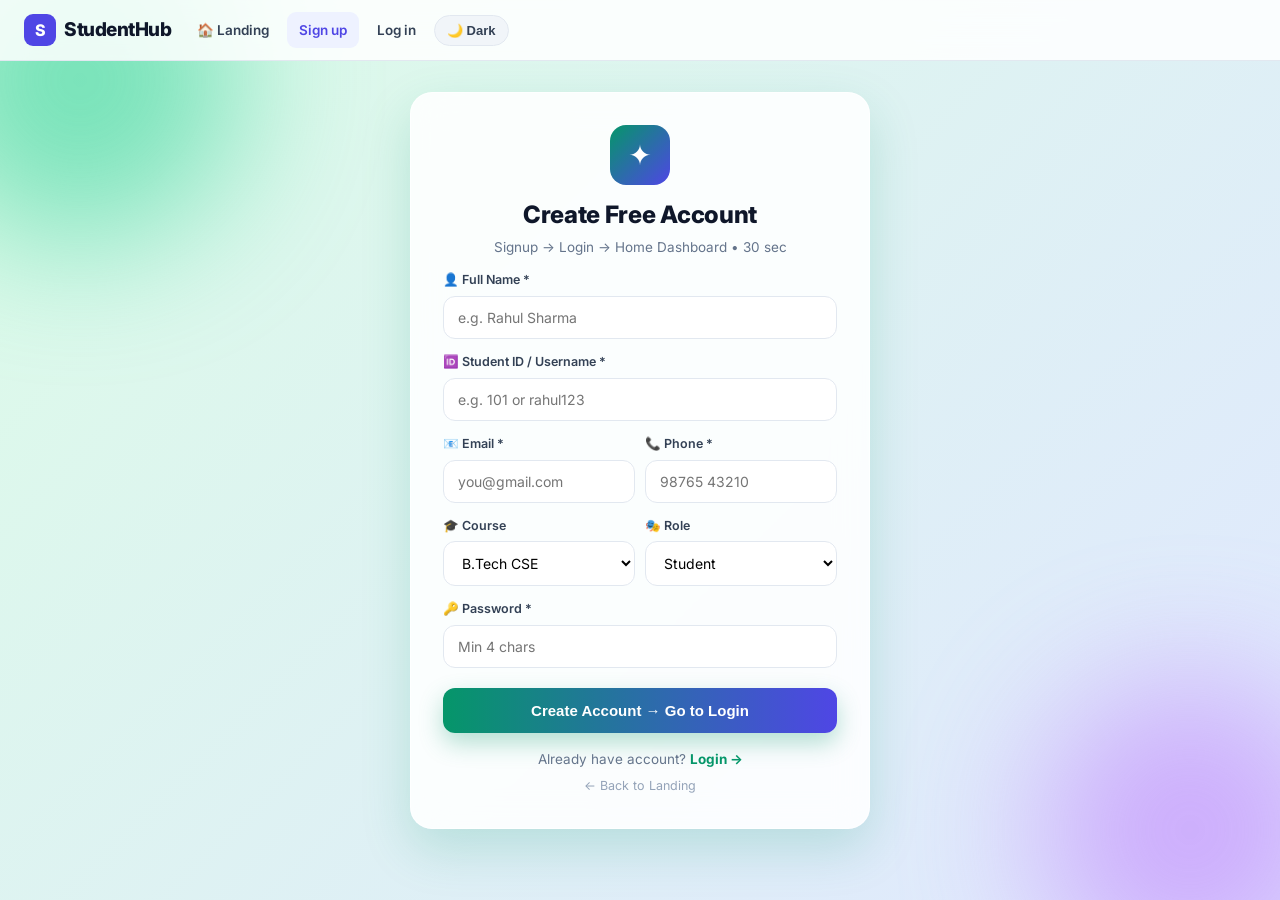
<file: signup.html>
<!DOCTYPE html><html><head><meta charset="UTF-8"><meta name="viewport" content="width=device-width,initial-scale=1"><title>Sign Up - StudentHub</title><link rel="stylesheet" href="style.css">
<style>
body{background:#eef2ff !important;display:flex;flex-direction:column;min-height:100vh}
.bg-anim{position:fixed;inset:0;z-index:-1;overflow:hidden;background:linear-gradient(135deg,#dcfce7,#e0e7ff,#ddd6fe,#fce7f3);background-size:300% 300%;animation:gradMove 12s ease infinite}
@keyframes gradMove{0%{background-position:0% 50%}50%{background-position:100% 50%}100%{background-position:0% 50%}}
.blob{position:absolute;border-radius:50%;filter:blur(70px);opacity:.6;animation:float 8s ease-in-out infinite}
.blob1{width:320px;height:320px;background:#34d399;top:-80px;left:-80px}.blob2{width:300px;height:300px;background:#c084fc;bottom:-80px;right:-60px;animation-delay:2s}
@keyframes float{0%,100%{transform:translateY(0)}50%{transform:translateY(-25px)}}
.auth-wrap{flex:1;display:flex;align-items:center;justify-content:center;padding:24px 16px;position:relative;z-index:2}
.auth-card{width:100%;max-width:460px;background:rgba(255,255,255,.88);backdrop-filter:blur(16px);border:1px solid rgba(255,255,255,.7);border-radius:22px;padding:32px;box-shadow:0 20px 50px rgba(5,150,105,.18);animation:slideUp .5s ease}
@keyframes slideUp{from{opacity:0;transform:translateY(20px)}to{opacity:1;transform:translateY(0)}}
.field label{display:block;font-weight:600;font-size:12.5px;margin:14px 0 6px;color:#334155}
.field input,.field select{width:100%;padding:12px 14px;border:1.5px solid #e2e8f0;border-radius:12px;font-size:14px;outline:none;background:white;font-family:inherit}
.field input:focus{border-color:#059669;box-shadow:0 0 0 4px rgba(5,150,105,.12)}
.row2{display:grid;grid-template-columns:1fr 1fr;gap:10px}
.btn-auth{width:100%;padding:14px;border:none;border-radius:12px;font-weight:800;font-size:15px;margin-top:20px;cursor:pointer;background:linear-gradient(90deg,#059669,#4f46e5,#ec4899);background-size:200% 100%;color:white;animation:gradMove 4s ease infinite;box-shadow:0 10px 25px rgba(5,150,105,.3)}
body.dark{background:#0b1120 !important}body.dark .auth-card{background:rgba(17,28,50,.88) !important;border-color:#1e293b !important}body.dark .field input,body.dark .field select{background:#0b1120 !important;color:white !important;border-color:#334155 !important}
</style></head><body>
<div class="bg-anim"><div class="blob blob1"></div><div class="blob blob2"></div></div>
<div class="nav"><div class="logo"><span>S</span> StudentHub</div><a href="/">🏠 Landing</a><a class="active" href="/signup">Sign up</a><a href="/login">Log in</a><button class="dark-btn" onclick="toggleDark()" id="darkBtn">🌙 Dark</button></div>
<div class="auth-wrap"><div class="auth-card"><div style="text-align:center"><div style="width:60px;height:60px;background:linear-gradient(135deg,#059669,#4f46e5);color:white;border-radius:16px;display:flex;align-items:center;justify-content:center;font-size:28px;margin:0 auto">✦</div></div><h2 style="font-size:24px;margin:12px 0 4px;text-align:center">Create Free Account</h2><p style="color:#64748b;font-size:13.5px;text-align:center;margin:0">Signup → Login → Home Dashboard • 30 sec</p>
<form id="signupForm">
<div class="field"><label>👤 Full Name *</label><input id="name" placeholder="e.g. Rahul Sharma" required></div>
<div class="field"><label>🆔 Student ID / Username *</label><input id="username" placeholder="e.g. 101 or rahul123" required></div>
<div class="row2"><div class="field"><label>📧 Email *</label><input type="email" id="email" placeholder="you@gmail.com" required></div><div class="field"><label>📞 Phone *</label><input id="phone" placeholder="98765 43210" required></div></div>
<div class="row2"><div class="field"><label>🎓 Course</label><select id="course"><option>B.Tech CSE</option><option>B.Tech ECE</option><option>BCA</option><option>MCA</option><option>B.Sc</option><option>Other</option></select></div><div class="field"><label>🎭 Role</label><select id="role"><option value="STUDENT">Student</option><option value="ADMIN">Admin</option></select></div></div>
<div class="field"><label>🔑 Password *</label><input type="password" id="password" placeholder="Min 4 chars" required></div>
<button class="btn-auth" type="submit">Create Account → Go to Login</button>
</form>
<p style="text-align:center;font-size:13.5px;color:#64748b;margin-top:16px">Already have account? <a href="/login" style="color:#059669;font-weight:700">Login →</a></p>
<p style="text-align:center;font-size:12.5px;margin-top:8px"><a href="/" style="color:#94a3b8">← Back to Landing</a></p>
</div></div>
<script>
if(localStorage.getItem('dark')==='1') document.body.classList.add('dark');
function toggleDark(){ document.body.classList.toggle('dark'); let d=document.body.classList.contains('dark'); localStorage.setItem('dark',d?'1':'0'); document.getElementById('darkBtn').innerText=d?'☀️ Light':'🌙 Dark'; }
setTimeout(()=>{ let b=document.getElementById('darkBtn'); if(b) b.innerText=document.body.classList.contains('dark')?'☀️ Light':'🌙 Dark'; },100);
if(localStorage.getItem('role')){ location.href='/home'; }
function showToast(m,t){ let o=document.querySelector('.toast'); if(o) o.remove(); let d=document.createElement('div'); d.className='toast '+(t||'success'); d.innerText=m; document.body.appendChild(d); setTimeout(()=>{ d.classList.add('hide'); setTimeout(()=>d.remove(),300); },3000); }
document.getElementById('signupForm').addEventListener('submit', async function(e){
  e.preventDefault();
  let name=document.getElementById('name').value.trim(); let username=document.getElementById('username').value.trim(); let email=document.getElementById('email').value.trim(); let phone=document.getElementById('phone').value.trim(); let course=document.getElementById('course').value; let role=document.getElementById('role').value; let pass=document.getElementById('password').value.trim();
  if(!name || !username || !email || !phone || pass.length<4){ showToast('❌ Fill all fields, password min 4','error'); return; }
  // Try real backend
  try{ await fetch('/api/signup',{method:'POST',headers:{'Content-Type':'application/json'},body:JSON.stringify({name:name,username:username,email:email,phone:phone,course:course,role:role,password:pass})}); }catch(err){}
  try{ await fetch('/signup',{method:'POST',headers:{'Content-Type':'application/x-www-form-urlencoded'},body:'name='+encodeURIComponent(name)+'&username='+encodeURIComponent(username)+'&email='+encodeURIComponent(email)+'&phone='+encodeURIComponent(phone)+'&course='+encodeURIComponent(course)+'&role='+encodeURIComponent(role)+'&password='+encodeURIComponent(pass)}); }catch(err){}
  // Save for demo - so login works immediately
  localStorage.setItem('pendingUser', username);
  showToast('✅ Account Created for '+name+'! Please Login','success');
  setTimeout(()=>{ location.href='/login'; }, 900);
});
</script></body></html>
</file>
<file: style.css>
@import url('https://fonts.googleapis.com/css2?family=Inter:wght@400;500;600;700;800;900&display=swap');
*{margin:0;padding:0;box-sizing:border-box}
:root{--bg:#f8fafc;--card:#ffffff;--text:#0f172a;--muted:#64748b;--border:#e2e8f0;--primary:#4f46e5;--shadow:0 1px 3px rgba(0,0,0,.06),0 4px 16px rgba(0,0,0,.04);--shadow-hover:0 8px 30px rgba(0,0,0,.08);--radius:16px}
body{font-family:'Inter',system-ui,-apple-system,sans-serif;background:var(--bg);color:var(--text);padding-bottom:40px;line-height:1.5;-webkit-font-smoothing:antialiased}
a{text-decoration:none;color:inherit}
.nav{background:rgba(255,255,255,.85);backdrop-filter:blur(12px);padding:12px 24px;display:flex;gap:6px;align-items:center;flex-wrap:wrap;position:sticky;top:0;z-index:100;border-bottom:1px solid var(--border)}
.nav .logo{font-size:19px;font-weight:800;letter-spacing:-.5px;color:var(--text);margin-right:8px;display:flex;align-items:center;gap:8px}
.nav .logo span{width:32px;height:32px;background:var(--primary);color:white;border-radius:9px;display:flex;align-items:center;justify-content:center;font-size:16px}
.nav a{color:#334155;text-decoration:none;font-weight:600;font-size:13.5px;padding:8px 12px;border-radius:9px;transition:.15s}
.nav a:hover{background:#f1f5f9;color:var(--text)}
.nav a.active{background:#eef2ff;color:var(--primary)}
.back-btn{background:#f1f5f9;color:#334155;border:1px solid var(--border);padding:7px 12px;border-radius:9px;cursor:pointer;font-weight:600;font-size:13px}
.dark-btn{background:#f1f5f9;color:#334155;border:1px solid var(--border);padding:7px 12px;border-radius:20px;cursor:pointer;font-size:13px;font-weight:600}
#userInfo{font-size:13px;font-weight:600;color:#334155}
#signupBtn{background:var(--primary) !important;color:white !important;padding:8px 16px !important;border-radius:9px !important;font-weight:700 !important;box-shadow:0 2px 8px rgba(79,70,229,.3)}
#loginBtn{background:white !important;color:var(--text) !important;border:1px solid var(--border) !important;padding:8px 16px !important;border-radius:9px !important;font-weight:700 !important}
#logoutBtn{background:#fee2e2 !important;color:#991b1b !important;border:none;padding:8px 16px !important;border-radius:9px !important;font-weight:700 !important;cursor:pointer}
h1{font-size:28px;font-weight:800;letter-spacing:-.5px;margin:24px 0 8px}
h2{font-size:20px;font-weight:800;letter-spacing:-.3px;margin-bottom:14px;text-align:center}
h3{font-size:16px;font-weight:700}
.card{background:var(--card);max-width:520px;margin:24px auto;padding:28px;border-radius:var(--radius);box-shadow:var(--shadow);border:1px solid var(--border)}
.card label{display:block;font-weight:600;font-size:13px;margin:14px 0 6px;color:#334155}
.card input,.card select,.card textarea{width:100%;padding:12px 14px;border:1px solid var(--border);border-radius:10px;font-size:14px;outline:none;background:white;color:var(--text);font-family:inherit;transition:.15s}
.card input:focus,.card select:focus,.card textarea:focus{border-color:var(--primary);box-shadow:0 0 0 3px rgba(79,70,229,.12)}
.btn{width:100%;padding:13px;border:none;border-radius:10px;font-weight:700;cursor:pointer;font-size:14px;margin-top:14px;transition:.15s}
.btn:hover{transform:translateY(-1px)}
.btn-blue{background:var(--primary);color:white;box-shadow:0 4px 12px rgba(79,70,229,.25)}
.btn-dark{background:#0f172a;color:white}
.btn-green{background:#16a34a;color:white;box-shadow:0 4px 12px rgba(22,163,74,.25)}
.grid{max-width:1080px;margin:0 auto;display:grid;grid-template-columns:repeat(auto-fill,minmax(280px,1fr));gap:16px;padding:0 20px}
.item{background:var(--card);padding:20px;border-radius:var(--radius);box-shadow:var(--shadow);border:1px solid var(--border);position:relative;transition:.2s}
.item:hover{transform:translateY(-2px);box-shadow:var(--shadow-hover)}
.item h3{font-size:16px;margin:10px 0 6px}
.item p{font-size:13.5px;color:var(--muted);margin:4px 0}
.badge{display:inline-flex;align-items:center;gap:4px;padding:4px 10px;border-radius:20px;font-size:11.5px;font-weight:700;letter-spacing:.2px}
.pub{background:#dcfce7;color:#166534}
.pri{background:#fee2e2;color:#991b1b}
.locked{background:#0f172a;color:white;padding:20px;border-radius:var(--radius);text-align:center}
.locked h3{color:white}
.locked p{color:#94a3b8 !important}
.del{background:#fee2e2;color:#991b1b;border:none;padding:7px 12px;border-radius:8px;cursor:pointer;font-weight:700;margin-top:10px;font-size:13px}
.dl{display:inline-block;background:#eef2ff;color:#4338ca;padding:7px 12px;border-radius:8px;text-decoration:none;font-size:13px;font-weight:700;margin-top:8px;transition:.15s}
.dl:hover{background:#e0e7ff}
.hero{background:white;text-align:center;padding:48px 20px 70px;border-bottom:1px solid var(--border)}
.hero h1{font-size:36px;font-weight:900;letter-spacing:-1px;margin:0;line-height:1.1}
.hero p{color:var(--muted);margin-top:10px;font-size:15px}
.hero .pill{display:inline-block;background:#eef2ff;color:var(--primary);padding:5px 12px;border-radius:20px;font-size:12px;font-weight:700;margin-bottom:16px}
.stats{max-width:1080px;margin:-32px auto 24px;display:grid;grid-template-columns:repeat(auto-fit,minmax(180px,1fr));gap:14px;padding:0 20px;position:relative;z-index:2}
.stat{background:white;padding:18px;border-radius:var(--radius);text-align:center;box-shadow:var(--shadow);border:1px solid var(--border)}
.stat b{font-size:26px;display:block;letter-spacing:-.5px}
.stat span{font-size:12.5px;color:var(--muted);font-weight:600;text-transform:uppercase;letter-spacing:.5px}
.toast{position:fixed;top:20px;right:20px;z-index:9999;padding:13px 18px;border-radius:12px;color:white;font-weight:600;font-size:13.5px;box-shadow:0 10px 25px rgba(0,0,0,.18);animation:slideIn .3s ease;max-width:340px}
.toast.success{background:#16a34a}
.toast.error{background:#dc2626}
.toast.info{background:var(--primary)}
@keyframes slideIn{from{transform:translateX(100%);opacity:0}to{transform:translateX(0);opacity:1}}
.toast.hide{animation:slideOut .3s ease forwards}
@keyframes slideOut{to{transform:translateX(100%);opacity:0}}
.input-error{border:1px solid #dc2626 !important;background:#fef2f2 !important;box-shadow:0 0 0 3px rgba(220,38,38,.1) !important}
.error-text{color:#dc2626;font-size:12px;margin:5px 0 8px 0;display:none;font-weight:500}
.error-text.show{display:block}
body.dark{background:#0b1120;color:#e2e8f0}
body.dark .nav{background:rgba(15,23,42,.9);border-color:#1e293b}
body.dark .nav a{color:#cbd5e1}
body.dark .nav a:hover{background:#1e293b;color:white}
body.dark .nav a.active{background:#312e81;color:#c7d2fe}
body.dark .nav .logo{color:white}
body.dark .back-btn,body.dark .dark-btn{background:#1e293b;color:#e2e8f0;border-color:#334155}
body.dark .card,body.dark .item,body.dark .stat,body.dark .action,body.dark .chart-card,body.dark .hero{background:#111c32 !important;color:#e2e8f0 !important;border-color:#1e293b !important;box-shadow:none}
body.dark .card input,body.dark .card select,body.dark .card textarea{background:#0b1120 !important;color:white !important;border-color:#334155 !important}
body.dark .item p,body.dark .stat span,body.dark .hero p{color:#94a3b8 !important}
body.dark .dl{background:#312e81 !important;color:#c7d2fe !important}
body.dark #loginBtn{background:#1e293b !important;color:white !important;border-color:#334155 !important}
</file>
